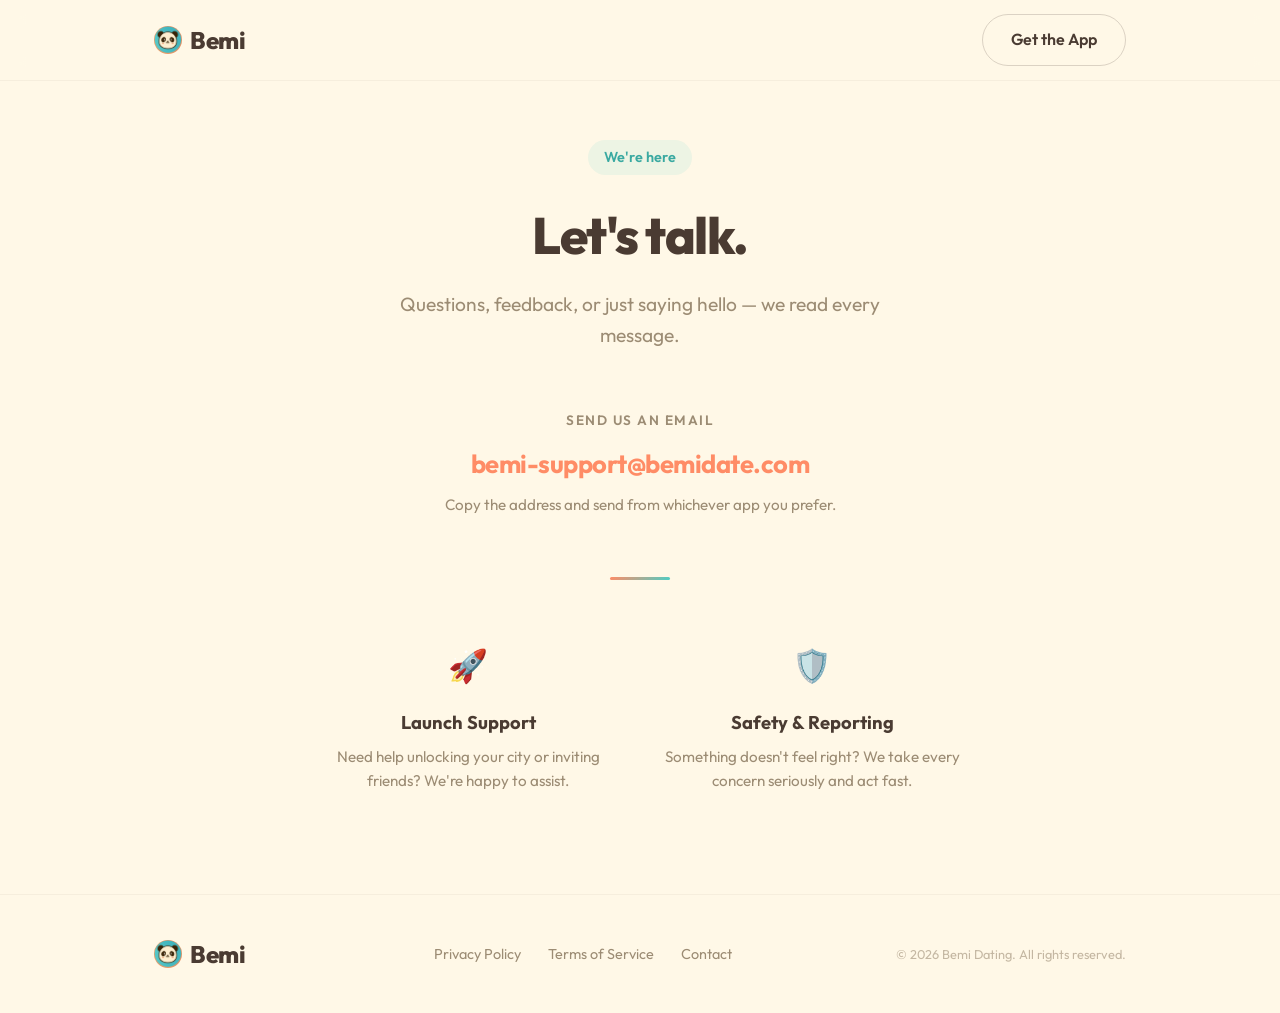
<file: contact.html>
<!DOCTYPE html>
<html lang="en">

<head>
    <meta charset="UTF-8">
    <meta name="viewport" content="width=device-width, initial-scale=1.0">
    <title>Contact — Bemi Dating</title>
    <link rel="preconnect" href="https://fonts.googleapis.com">
    <link rel="preconnect" href="https://fonts.gstatic.com" crossorigin>
    <link href="https://fonts.googleapis.com/css2?family=Outfit:wght@300;400;500;600;700;800&display=swap"
        rel="stylesheet">
    <link rel="stylesheet" href="styles.css">
</head>

<body>
    <nav class="navbar">
        <div class="container nav-content">
            <a href="index.html" class="logo">
                <img src="../assets/logo.png" alt="Bemi Logo" class="logo-image">
                Bemi
            </a>
            <a href="index.html#hero" class="btn btn-outline">Get the App</a>
        </div>
    </nav>

    <main class="contact-page">
        <div class="container">
            <div class="contact-hero fade-up">
                <span class="contact-kicker">We're here</span>
                <h1>Let's talk.</h1>
                <p class="contact-sub">Questions, feedback, or just saying hello — we read every message.</p>
            </div>

            <div class="contact-email-block fade-up delay-1">
                <span class="contact-label">Send us an email</span>
                <p class="contact-address">bemi-support@bemidate.com</p>
                <p class="contact-hint">Copy the address and send from whichever app you prefer.</p>
            </div>

            <div class="contact-divider fade-up delay-2"></div>

            <div class="contact-topics fade-up delay-2">
                <div class="contact-topic">
                    <span class="topic-icon">🚀</span>
                    <h3>Launch Support</h3>
                    <p>Need help unlocking your city or inviting friends? We're happy to assist.</p>
                </div>
                <div class="contact-topic">
                    <span class="topic-icon">🛡️</span>
                    <h3>Safety & Reporting</h3>
                    <p>Something doesn't feel right? We take every concern seriously and act fast.</p>
                </div>
            </div>
        </div>
    </main>

    <footer>
        <div class="container footer-content">
            <a href="index.html" class="logo">
                <img src="../assets/logo.png" alt="Bemi Logo" class="logo-image">
                Bemi
            </a>
            <div class="footer-links">
                <a href="privacy-policy.html">Privacy Policy</a>
                <a href="terms-of-service.html">Terms of Service</a>
                <a href="contact.html">Contact</a>
            </div>
            <p class="copyright">&copy; 2026 Bemi Dating. All rights reserved.</p>
        </div>
    </footer>

    <script src="main.js"></script>
</body>

</html>
</file>
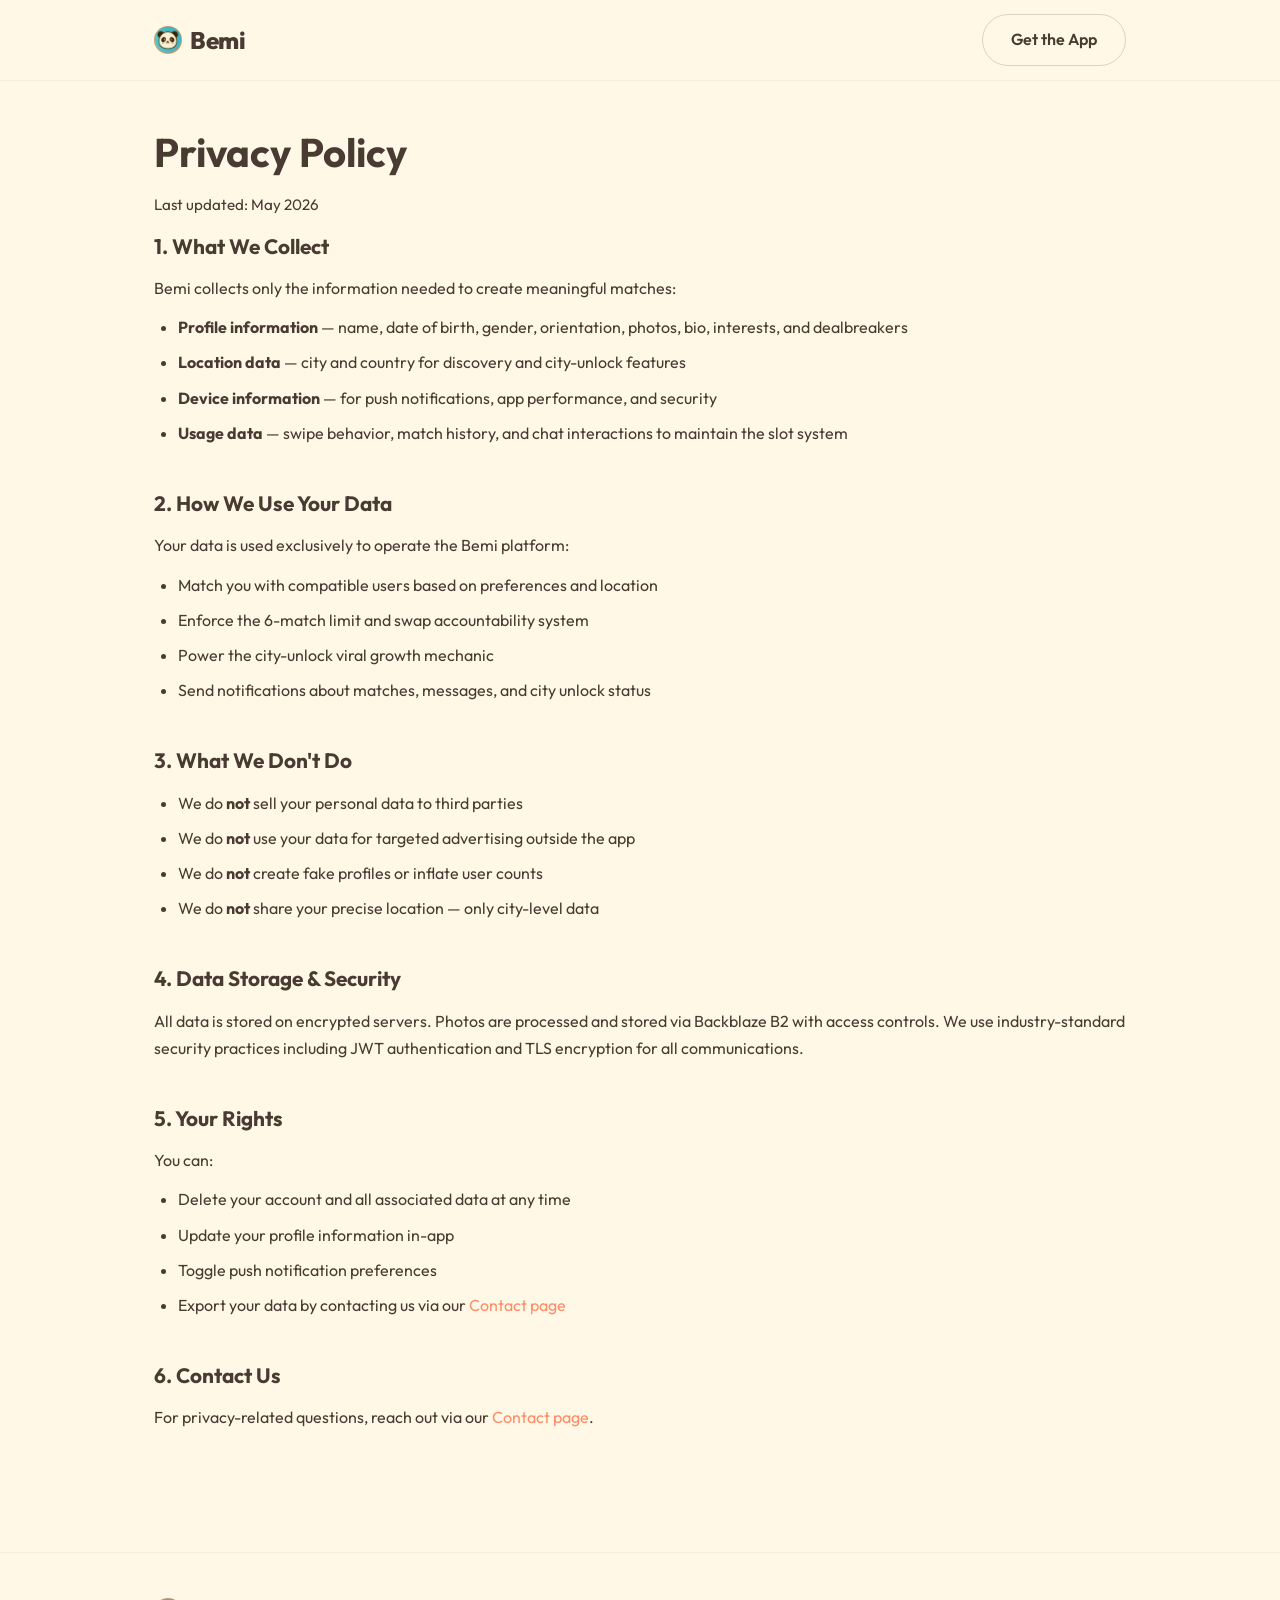
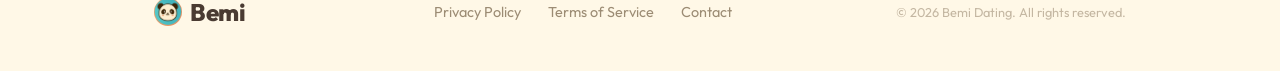
<file: privacy-policy.html>
<!DOCTYPE html>
<html lang="en">

<head>
    <meta charset="UTF-8">
    <meta name="viewport" content="width=device-width, initial-scale=1.0">
    <title>Privacy Policy — Bemi Dating</title>
    <link rel="preconnect" href="https://fonts.googleapis.com">
    <link rel="preconnect" href="https://fonts.gstatic.com" crossorigin>
    <link href="https://fonts.googleapis.com/css2?family=Outfit:wght@300;400;500;600;700;800&display=swap"
        rel="stylesheet">
    <link rel="stylesheet" href="styles.css">
</head>

<body>
    <nav class="navbar">
        <div class="container nav-content">
            <a href="index.html" class="logo">
                <img src="../assets/logo.png" alt="Bemi Logo" class="logo-image">
                Bemi
            </a>
            <a href="index.html#hero" class="btn btn-outline">Get the App</a>
        </div>
    </nav>

    <main class="legal-page">
        <div class="container">
            <h1>Privacy Policy</h1>
            <p class="legal-updated">Last updated: May 2026</p>

            <section>
                <h2>1. What We Collect</h2>
                <p>Bemi collects only the information needed to create meaningful matches:</p>
                <ul>
                    <li><strong>Profile information</strong> — name, date of birth, gender, orientation, photos, bio, interests, and dealbreakers</li>
                    <li><strong>Location data</strong> — city and country for discovery and city-unlock features</li>
                    <li><strong>Device information</strong> — for push notifications, app performance, and security</li>
                    <li><strong>Usage data</strong> — swipe behavior, match history, and chat interactions to maintain the slot system</li>
                </ul>
            </section>

            <section>
                <h2>2. How We Use Your Data</h2>
                <p>Your data is used exclusively to operate the Bemi platform:</p>
                <ul>
                    <li>Match you with compatible users based on preferences and location</li>
                    <li>Enforce the 6-match limit and swap accountability system</li>
                    <li>Power the city-unlock viral growth mechanic</li>
                    <li>Send notifications about matches, messages, and city unlock status</li>
                </ul>
            </section>

            <section>
                <h2>3. What We Don't Do</h2>
                <ul>
                    <li>We do <strong>not</strong> sell your personal data to third parties</li>
                    <li>We do <strong>not</strong> use your data for targeted advertising outside the app</li>
                    <li>We do <strong>not</strong> create fake profiles or inflate user counts</li>
                    <li>We do <strong>not</strong> share your precise location — only city-level data</li>
                </ul>
            </section>

            <section>
                <h2>4. Data Storage & Security</h2>
                <p>All data is stored on encrypted servers. Photos are processed and stored via Backblaze B2 with access controls. We use industry-standard security practices including JWT authentication and TLS encryption for all communications.</p>
            </section>

            <section>
                <h2>5. Your Rights</h2>
                <p>You can:</p>
                <ul>
                    <li>Delete your account and all associated data at any time</li>
                    <li>Update your profile information in-app</li>
                    <li>Toggle push notification preferences</li>
                    <li>Export your data by contacting us via our <a href="contact.html">Contact page</a></li>
                </ul>
            </section>

            <section>
                <h2>6. Contact Us</h2>
                <p>For privacy-related questions, reach out via our <a href="contact.html">Contact page</a>.</p>
            </section>
        </div>
    </main>

    <footer>
        <div class="container footer-content">
            <a href="index.html" class="logo">
                <img src="../assets/logo.png" alt="Bemi Logo" class="logo-image">
                Bemi
            </a>
            <div class="footer-links">
                <a href="privacy-policy.html">Privacy Policy</a>
                <a href="terms-of-service.html">Terms of Service</a>
                <a href="contact.html">Contact</a>
            </div>
            <p class="copyright">&copy; 2026 Bemi Dating. All rights reserved.</p>
        </div>
    </footer>
    <script src="main.js"></script>
</body>

</html>
</file>
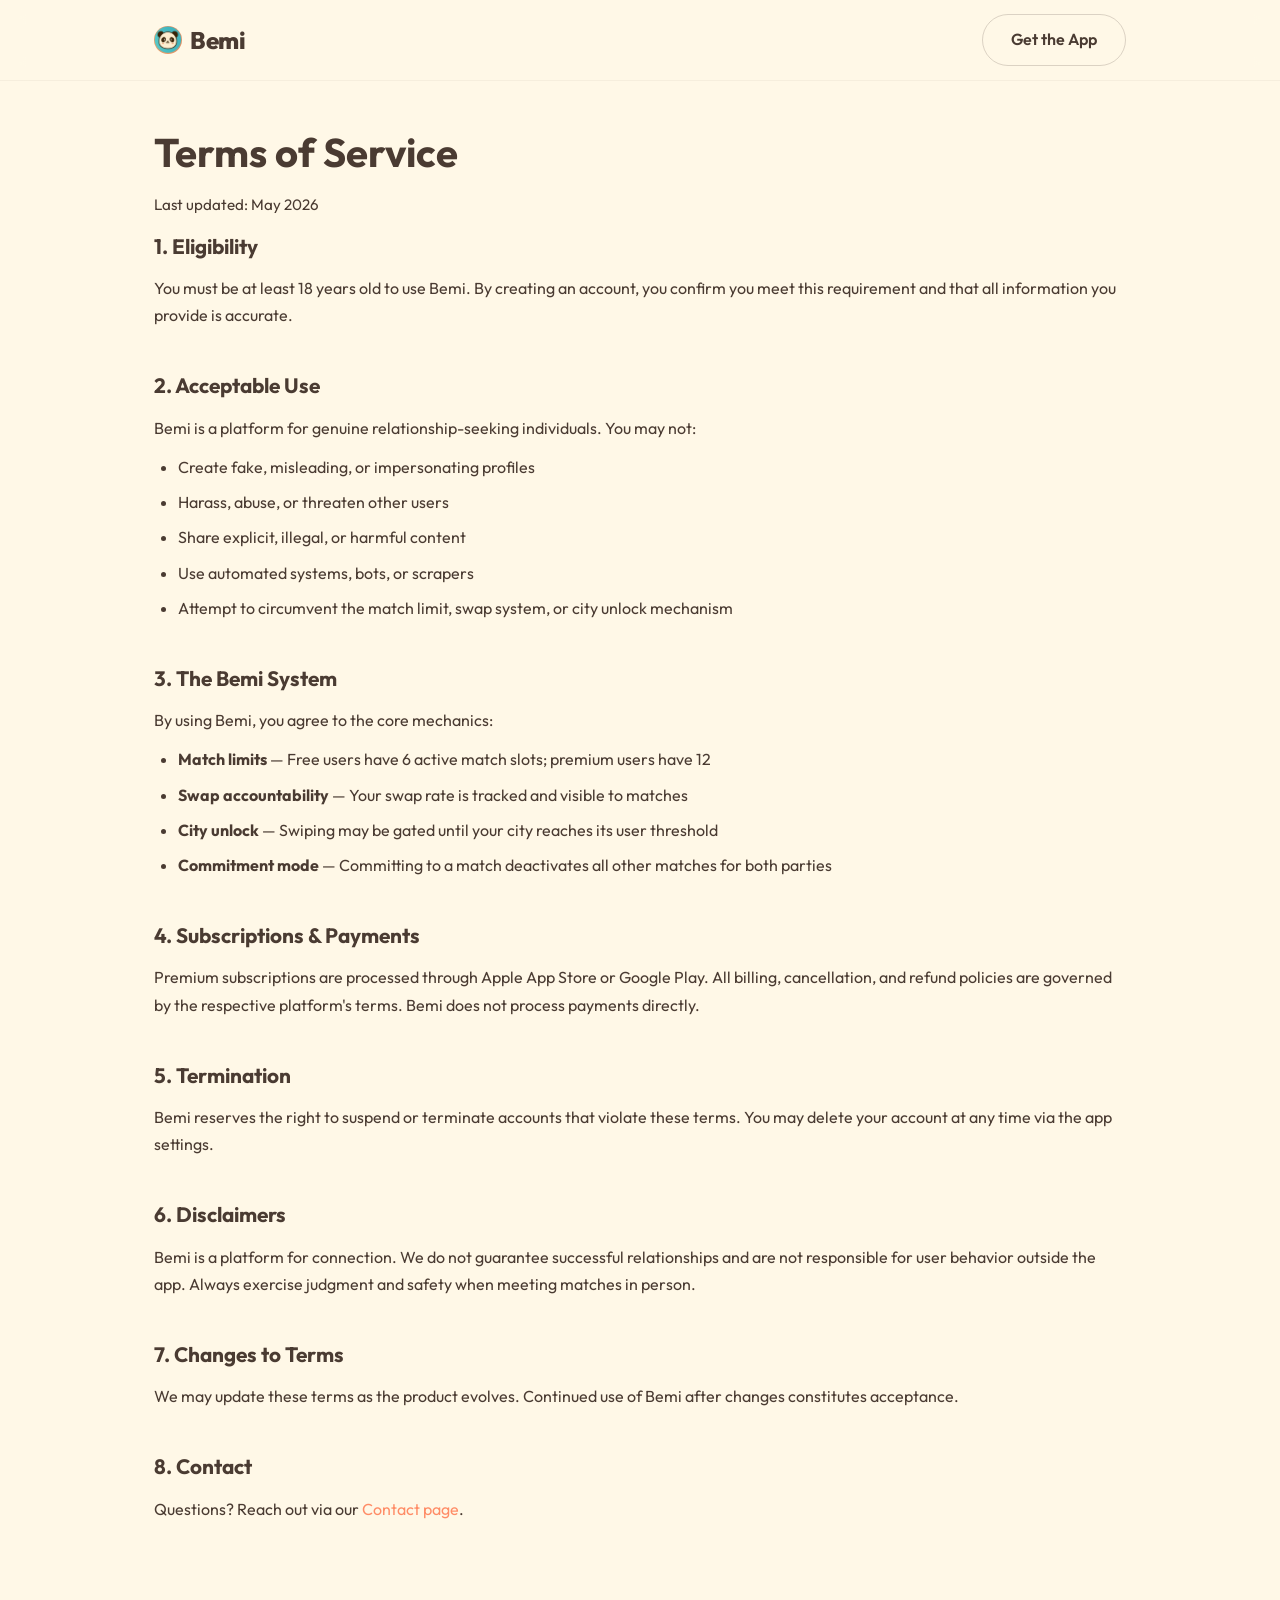
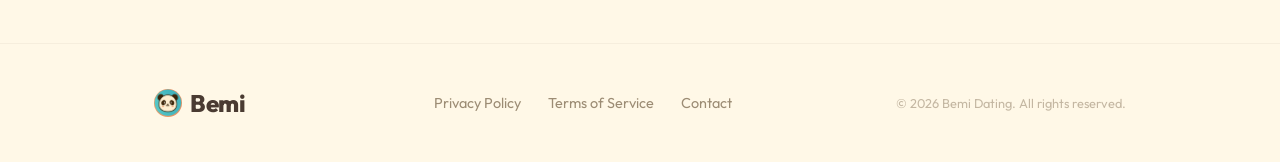
<file: terms-of-service.html>
<!DOCTYPE html>
<html lang="en">

<head>
    <meta charset="UTF-8">
    <meta name="viewport" content="width=device-width, initial-scale=1.0">
    <title>Terms of Service — Bemi Dating</title>
    <link rel="preconnect" href="https://fonts.googleapis.com">
    <link rel="preconnect" href="https://fonts.gstatic.com" crossorigin>
    <link href="https://fonts.googleapis.com/css2?family=Outfit:wght@300;400;500;600;700;800&display=swap"
        rel="stylesheet">
    <link rel="stylesheet" href="styles.css">
</head>

<body>
    <nav class="navbar">
        <div class="container nav-content">
            <a href="index.html" class="logo">
                <img src="../assets/logo.png" alt="Bemi Logo" class="logo-image">
                Bemi
            </a>
            <a href="index.html#hero" class="btn btn-outline">Get the App</a>
        </div>
    </nav>

    <main class="legal-page">
        <div class="container">
            <h1>Terms of Service</h1>
            <p class="legal-updated">Last updated: May 2026</p>

            <section>
                <h2>1. Eligibility</h2>
                <p>You must be at least 18 years old to use Bemi. By creating an account, you confirm you meet this requirement and that all information you provide is accurate.</p>
            </section>

            <section>
                <h2>2. Acceptable Use</h2>
                <p>Bemi is a platform for genuine relationship-seeking individuals. You may not:</p>
                <ul>
                    <li>Create fake, misleading, or impersonating profiles</li>
                    <li>Harass, abuse, or threaten other users</li>
                    <li>Share explicit, illegal, or harmful content</li>
                    <li>Use automated systems, bots, or scrapers</li>
                    <li>Attempt to circumvent the match limit, swap system, or city unlock mechanism</li>
                </ul>
            </section>

            <section>
                <h2>3. The Bemi System</h2>
                <p>By using Bemi, you agree to the core mechanics:</p>
                <ul>
                    <li><strong>Match limits</strong> — Free users have 6 active match slots; premium users have 12</li>
                    <li><strong>Swap accountability</strong> — Your swap rate is tracked and visible to matches</li>
                    <li><strong>City unlock</strong> — Swiping may be gated until your city reaches its user threshold</li>
                    <li><strong>Commitment mode</strong> — Committing to a match deactivates all other matches for both parties</li>
                </ul>
            </section>

            <section>
                <h2>4. Subscriptions & Payments</h2>
                <p>Premium subscriptions are processed through Apple App Store or Google Play. All billing, cancellation, and refund policies are governed by the respective platform's terms. Bemi does not process payments directly.</p>
            </section>

            <section>
                <h2>5. Termination</h2>
                <p>Bemi reserves the right to suspend or terminate accounts that violate these terms. You may delete your account at any time via the app settings.</p>
            </section>

            <section>
                <h2>6. Disclaimers</h2>
                <p>Bemi is a platform for connection. We do not guarantee successful relationships and are not responsible for user behavior outside the app. Always exercise judgment and safety when meeting matches in person.</p>
            </section>

            <section>
                <h2>7. Changes to Terms</h2>
                <p>We may update these terms as the product evolves. Continued use of Bemi after changes constitutes acceptance.</p>
            </section>

            <section>
                <h2>8. Contact</h2>
                <p>Questions? Reach out via our <a href="contact.html">Contact page</a>.</p>
            </section>
        </div>
    </main>

    <footer>
        <div class="container footer-content">
            <a href="index.html" class="logo">
                <img src="../assets/logo.png" alt="Bemi Logo" class="logo-image">
                Bemi
            </a>
            <div class="footer-links">
                <a href="privacy-policy.html">Privacy Policy</a>
                <a href="terms-of-service.html">Terms of Service</a>
                <a href="contact.html">Contact</a>
            </div>
            <p class="copyright">&copy; 2026 Bemi Dating. All rights reserved.</p>
        </div>
    </footer>
    <script src="main.js"></script>
</body>

</html>
</file>
<file: styles.css>
:root {
    --primary: #FF8C66;
    /* Coral Orange */
    --primary-hover: #ff7647;
    --secondary: #4ECDC4;
    /* Turqoise */
    --bg-main: #FFF8E7;
    /* Cream Beige */
    --bg-card: #FFFFFF;
    --text-main: #4A3B32;
    /* Coffee Brown */
    --text-muted: #9C8C74;
    /* Light Brown */
    --font-family: 'Outfit', sans-serif;
    --glass-bg: rgba(255, 248, 231, 0.7);
    --glass-border: rgba(255, 255, 255, 0.5);
    --shadow: 0 20px 40px rgba(74, 59, 50, 0.08);
}

* {
    margin: 0;
    padding: 0;
    box-sizing: border-box;
}

body {
    font-family: var(--font-family);
    background-color: var(--bg-main);
    color: var(--text-main);
    line-height: 1.6;
    overflow-x: hidden;
}

.container {
    max-width: 1100px;
    margin: 0 auto;
    padding: 0 5%;
}

/* Background Gradients */
.blob-bg {
    position: fixed;
    top: 0;
    left: 0;
    width: 100vw;
    height: 100vh;
    z-index: -1;
    background: radial-gradient(circle at 15% 50%, rgba(255, 140, 102, 0.08), transparent 25%),
        radial-gradient(circle at 85% 30%, rgba(78, 205, 196, 0.08), transparent 25%);
}

/* Nav */
.navbar {
    position: fixed;
    top: 0;
    width: 100%;
    z-index: 100;
    backdrop-filter: blur(12px);
    -webkit-backdrop-filter: blur(12px);
    background: var(--glass-bg);
    border-bottom: 1px solid rgba(74, 59, 50, 0.05);
}

.nav-content {
    display: flex;
    justify-content: space-between;
    align-items: center;
    height: 80px;
}

.logo,
.logo:visited {
    font-size: 1.5rem;
    font-weight: 800;
    display: flex;
    align-items: center;
    gap: 8px;
    color: var(--text-dark);
    letter-spacing: -0.5px;
    text-decoration: none;
}

.logo-mark {
    width: 24px;
    height: 24px;
    border-radius: 50%;
    background: linear-gradient(135deg, var(--primary), var(--secondary));
}

/* Buttons */
.btn {
    padding: 12px 28px;
    border-radius: 100px;
    font-weight: 600;
    font-family: inherit;
    font-size: 1rem;
    cursor: pointer;
    transition: all 0.3s cubic-bezier(0.25, 0.8, 0.25, 1);
    text-decoration: none;
}

.btn-primary {
    background: var(--primary);
    color: #fff;
    border: none;
    box-shadow: 0 4px 15px rgba(255, 140, 102, 0.3);
}

.btn-primary:hover {
    background: var(--primary-hover);
    transform: translateY(-2px);
    box-shadow: 0 8px 25px rgba(255, 140, 102, 0.4);
}

.btn-outline {
    background: transparent;
    color: var(--text-main);
    border: 1px solid rgba(74, 59, 50, 0.2);
}

.btn-outline:hover {
    border-color: var(--primary);
    color: var(--primary);
}

.logo-image {
    width: 28px;
    height: 28px;
    border-radius: 50%;
    object-fit: cover;
}

/* Hero */
.hero {
    padding: 150px 0 100px;
}

.hero-container {
    display: flex;
    align-items: center;
    gap: 100px;
    justify-content: space-between;
}

.hero-text {
    flex: 1;
    max-width: 550px;
}

.hero-badge {
    display: inline-block;
    padding: 6px 16px;
    background: rgba(78, 205, 196, 0.1);
    color: #3AA9A1;
    border-radius: 100px;
    font-weight: 600;
    font-size: 0.9rem;
    margin-bottom: 24px;
}

.hero h1 {
    font-size: 3.8rem;
    font-weight: 800;
    line-height: 1.1;
    margin-bottom: 24px;
    letter-spacing: -1.5px;
}

.highlight {
    color: var(--primary);
}

.hero-sub {
    font-size: 1.25rem;
    color: var(--text-muted);
    font-weight: 400;
    margin-bottom: 30px;
}

/* Store Badges */
.store-badges {
    display: flex;
    gap: 16px;
    margin-bottom: 20px;
}

.store-badge img {
    height: 48px;
    width: auto;
    transition: transform 0.2s ease;
}

.store-badge:hover img {
    transform: translateY(-2px);
}

.store-badge.coming-soon {
    cursor: default;
    pointer-events: none;
    opacity: 0.6;
    filter: grayscale(0.3);
}

.coming-soon-label {
    font-size: 0.8rem;
    font-weight: 600;
    color: var(--primary);
    text-transform: uppercase;
    letter-spacing: 0.15em;
    margin-top: 8px;
}

/* Hero Note */
.hero-note {
    font-size: 0.9rem;
    color: var(--text-muted);
    margin-top: 14px;
}

/* Centered Store Badges */
.center-badges {
    justify-content: center;
}

/* Notify Form */
.notify-form {
    margin-top: 8px;
}

.notify-label {
    font-size: 0.95rem;
    color: var(--text-main);
    margin-bottom: 10px;
    font-weight: 500;
}

.notify-row {
    display: flex;
    gap: 10px;
    max-width: 420px;
}

.notify-row input {
    flex: 1;
    padding: 14px 20px;
    border: 2px solid rgba(74, 59, 50, 0.1);
    border-radius: 14px;
    font-family: 'Outfit', sans-serif;
    font-size: 1rem;
    background: rgba(255, 255, 255, 0.7);
    outline: none;
    transition: border-color 0.2s;
}

.notify-row input:focus {
    border-color: var(--primary);
}

.notify-row button {
    padding: 14px 24px;
    background: var(--primary);
    color: #fff;
    font-family: 'Outfit', sans-serif;
    font-weight: 700;
    font-size: 0.95rem;
    border: none;
    border-radius: 14px;
    cursor: pointer;
    white-space: nowrap;
    transition: background 0.2s, transform 0.2s;
}

.notify-row button:hover {
    background: #E8734A;
    transform: translateY(-1px);
}

.notify-row button.success {
    background: #24C18F;
}

.notify-disclaimer {
    font-size: 0.82rem;
    color: var(--text-muted);
    margin-top: 10px;
}

/* Hero Visual (Phone Mockup) */
.hero-visual {
    flex: 1;
    position: relative;
    display: flex;
    justify-content: center;
}

.glow-orb {
    position: absolute;
    width: 300px;
    height: 300px;
    background: radial-gradient(circle, var(--primary) 0%, rgba(255, 140, 102, 0) 70%);
    opacity: 0.15;
    z-index: 0;
    filter: blur(40px);
}

.phone-mockup {
    position: relative;
    z-index: 1;
    width: 360px;
    height: 720px;
    background: #111;
    border-radius: 44px;
    padding: 14px;
    box-shadow: 0 30px 60px rgba(0, 0, 0, 0.15), inset 0 0 0 2px #444;
    border: 4px solid #fff;
}

.phone-screen {
    background: var(--bg-main);
    width: 100%;
    height: 100%;
    border-radius: 30px;
    position: relative;
    overflow: hidden;
}

.phone-screen.app-bg {
    background: linear-gradient(180deg, #FF9A62 0%, #FFB585 45%, #FFE1C5 100%);
}

.phone-screenshot {
    position: absolute;
    inset: 0;
    width: 100%;
    height: 100%;
    object-fit: cover;
    z-index: 1;
}

.notch {
    position: absolute;
    top: 0;
    left: 50%;
    transform: translateX(-50%);
    width: 120px;
    height: 25px;
    background: #111;
    border-bottom-left-radius: 16px;
    border-bottom-right-radius: 16px;
    z-index: 2;
}

/* Mock UI Internals */

.app-ui {
    padding: 42px 22px 24px;
    height: 100%;
    display: flex;
    flex-direction: column;
    gap: 18px;
}

.app-header {
    display: flex;
    align-items: center;
    justify-content: space-between;
}

.app-logo-group {
    display: flex;
    align-items: center;
    gap: 10px;
    color: #FFEEDB;
}

.app-panda-logo {
    width: 38px;
    height: 38px;
    border-radius: 12px;
    background: rgba(255, 255, 255, 0.9);
    padding: 6px;
    box-shadow: 0 8px 16px rgba(0, 0, 0, 0.15);
}

.app-title {
    font-weight: 700;
    font-size: 1rem;
    letter-spacing: 0.05em;
    color: #FFEEDB;
}

.app-toggle {
    width: 64px;
    height: 30px;
    border-radius: 999px;
    background: rgba(255, 255, 255, 0.35);
    padding: 4px;
    box-shadow: inset 0 3px 6px rgba(0, 0, 0, 0.12);
}

.toggle-inner {
    width: 22px;
    height: 22px;
    border-radius: 50%;
    background: #FFEEDB;
    box-shadow: 0 5px 12px rgba(0, 0, 0, 0.15);
}

.profile-card {
    background: #FDF1E0;
    border-radius: 34px;
    padding: 20px;
    box-shadow: 0 40px 60px rgba(0, 0, 0, 0.18);
    display: flex;
    flex-direction: column;
    gap: 16px;
}

.profile-pill {
    align-self: flex-start;
    font-size: 0.7rem;
    text-transform: uppercase;
    letter-spacing: 0.2em;
    color: var(--primary);
    background: rgba(255, 140, 102, 0.15);
    border-radius: 999px;
    padding: 5px 14px;
}

.profile-image {
    width: 100%;
    height: 220px;
    border-radius: 24px;
    background-image: url('assets/listing-1.png');
    background-size: cover;
    background-position: center;
    border: 6px solid rgba(255, 255, 255, 0.7);
    box-shadow: inset 0 0 0 1px rgba(0, 0, 0, 0.05);
}

.profile-image::after {
    content: "";
    position: absolute;
    inset: 0;
    background: linear-gradient(180deg, rgba(0, 0, 0, 0) 30%, rgba(0, 0, 0, 0.4) 100%);
}

.profile-info h2 {
    font-size: 1.3rem;
    margin-bottom: 4px;
}

.profile-info .age {
    color: var(--text-muted);
    font-weight: 500;
}

.job-title {
    color: #CaaE8B;
    font-size: 0.9rem;
    margin-bottom: 8px;
}

.bio {
    font-size: 0.94rem;
    color: #745b47;
    line-height: 1.5;
    margin-bottom: 14px;
}

.tags {
    display: flex;
    gap: 8px;
    flex-wrap: wrap;
}

.tag {
    background: #FFEAD3;
    color: #7A604C;
    font-size: 0.78rem;
    padding: 6px 10px;
    border-radius: 999px;
}

.profile-metrics {
    display: flex;
    justify-content: space-between;
    background: #FBE4C6;
    border-radius: 18px;
    padding: 10px 16px;
}

.metric {
    text-align: left;
}

.metric-label {
    display: block;
    font-size: 0.65rem;
    text-transform: uppercase;
    letter-spacing: 0.18em;
    color: var(--text-muted);
}

.metric-value {
    font-size: 1rem;
    font-weight: 700;
    color: var(--text-main);
}

.metric-good {
    color: var(--secondary);
}

.action-buttons {
    display: flex;
    justify-content: space-between;
    align-items: center;
    margin-top: 10px;
}

.action-btn {
    width: 58px;
    height: 58px;
    border-radius: 50%;
    display: flex;
    align-items: center;
    justify-content: center;
    font-size: 1.4rem;
    box-shadow: 0 20px 30px rgba(0, 0, 0, 0.18);
}

.action-btn.large {
    width: 74px;
    height: 74px;
    font-size: 1.9rem;
}

.action-pass {
    background: #FAF4EC;
    color: #FF8B8B;
}

.action-like {
    background: #FFECE1;
    color: #FF7B55;
}

.action-gray {
    background: #F3EBE0;
    color: #C0B1A6;
}

.bottom-nav {
    margin-top: auto;
    display: flex;
    justify-content: space-between;
    padding: 12px 24px 4px;
    border-radius: 30px;
    background: #FDF1E0;
    box-shadow: 0 18px 30px rgba(0, 0, 0, 0.18);
}

.nav-icon {
    font-size: 1.1rem;
    color: #D0BCA7;
}

.nav-icon.active {
    color: #FF8B55;
}

/* Agitation Bridge */
.agitation {
    padding: 100px 0 60px;
}

.agitation-lead {
    font-size: 1.1rem;
    font-weight: 600;
    color: var(--text-muted);
    margin-bottom: 12px;
    letter-spacing: 0.5px;
    text-transform: uppercase;
}

.agitation-headline {
    font-size: 3rem;
    font-weight: 800;
    line-height: 1.15;
    margin-bottom: 24px;
    letter-spacing: -1px;
}

.agitation-body {
    font-size: 1.25rem;
    color: var(--text-muted);
    max-width: 700px;
    margin: 0 auto;
    line-height: 1.6;
}

/* Feature Rail */
.features {
    padding: 70px 0 110px;
}

.section-title {
    text-align: center;
    margin-bottom: 52px;
}

.section-kicker {
    font-size: 0.88rem;
    text-transform: uppercase;
    letter-spacing: 0.14em;
    font-weight: 700;
    color: var(--text-muted);
    margin-bottom: 14px;
}

.section-title h2 {
    font-size: 2.5rem;
    font-weight: 700;
    letter-spacing: -0.7px;
    max-width: 760px;
    margin: 0 auto 14px;
}

.section-intro {
    max-width: 650px;
    margin: 0 auto;
    color: var(--text-muted);
    font-size: 1.15rem;
}

.feature-rail {
    background: rgba(255, 255, 255, 0.56);
    border: 1px solid rgba(255, 255, 255, 0.8);
    border-radius: 32px;
    padding: 56px clamp(20px, 5vw, 56px);
    box-shadow: 0 24px 50px rgba(74, 59, 50, 0.08);
}

.features-list {
    display: flex;
    flex-direction: column;
}

.feature-item {
    display: grid;
    grid-template-columns: 82px 1fr;
    gap: 24px;
    padding: 36px 0;
    border-top: 1px solid rgba(74, 59, 50, 0.09);
}

.feature-item:first-child {
    border-top: none;
    padding-top: 0;
}

.feature-item:last-child {
    padding-bottom: 0;
}

.feature-meta {
    display: flex;
    flex-direction: column;
    align-items: center;
    gap: 12px;
}

.feature-step {
    font-size: 0.78rem;
    letter-spacing: 0.12em;
    font-weight: 700;
    color: var(--text-muted);
}

.feature-icon {
    width: 50px;
    height: 50px;
    border-radius: 14px;
    display: flex;
    align-items: center;
    justify-content: center;
    font-size: 1.45rem;
    background: rgba(255, 140, 102, 0.14);
}

.feature-content {
    max-width: 700px;
}

.feature-head {
    display: flex;
    align-items: center;
    gap: 12px;
    flex-wrap: wrap;
}

.feature-content h3 {
    font-size: 1.55rem;
    margin: 0;
    font-weight: 700;
    letter-spacing: -0.3px;
}

.feature-pill {
    display: inline-flex;
    align-items: center;
    border-radius: 999px;
    padding: 4px 12px;
    font-size: 0.8rem;
    font-weight: 700;
    color: #3AA9A1;
    background: rgba(78, 205, 196, 0.16);
}

.feature-content p {
    margin-top: 12px;
    color: var(--text-muted);
    font-size: 1.08rem;
    line-height: 1.65;
}

.feature-content p strong {
    color: var(--text-main);
    font-weight: 600;
}

.inline-cta {
    margin: 14px 0;
    padding: 22px 24px;
    border-radius: 20px;
    background: rgba(255, 140, 102, 0.08);
    border: 1px solid rgba(255, 140, 102, 0.16);
    display: flex;
    align-items: center;
    justify-content: space-between;
    gap: 18px;
}

.inline-cta p {
    margin: 0;
    font-size: 1.05rem;
    font-weight: 600;
    color: var(--text-main);
}

.feature-item-spotlight {
    margin-top: 8px;
    padding: 30px 24px;
    border-top: none;
    border-radius: 22px;
    border: 1px solid rgba(255, 140, 102, 0.22);
    background: linear-gradient(135deg, rgba(255, 140, 102, 0.08), rgba(78, 205, 196, 0.08));
}

.feature-item-spotlight .feature-icon {
    background: rgba(255, 255, 255, 0.72);
}

/* CTA */
.cta-section {
    padding: 120px 0;
    background: linear-gradient(135deg, rgba(255, 140, 102, 0.05), rgba(78, 205, 196, 0.05));
    border-top: 1px solid rgba(74, 59, 50, 0.05);
}

.text-center {
    text-align: center;
}

.cta-section h2 {
    font-size: 3rem;
    margin-bottom: 16px;
    letter-spacing: -1px;
}

.cta-section p {
    font-size: 1.2rem;
    color: var(--text-muted);
    margin-bottom: 40px;
}

/* Footer */
footer {
    padding: 40px 0;
    border-top: 1px solid rgba(74, 59, 50, 0.05);
}

.footer-content {
    display: flex;
    justify-content: space-between;
    align-items: center;
}

.footer-links a {
    color: var(--text-muted);
    text-decoration: none;
    margin-left: 24px;
    font-size: 0.9rem;
    transition: 0.2s;
}

.footer-links a:hover {
    color: var(--primary);
}

.copyright {
    color: rgba(156, 140, 116, 0.6);
    font-size: 0.8rem;
}

/* Legal Pages */
.legal-page {
    padding: 120px 0 80px;
    min-height: 60vh;
}

.legal-page h1 {
    font-size: 2.5rem;
    margin-bottom: 8px;
    color: var(--text-dark);
}

.legal-updated {
    color: var(--text-muted);
    font-size: 0.95rem;
    margin-bottom: 48px;
}

.legal-page section {
    margin-bottom: 40px;
}

.legal-page h2 {
    font-size: 1.3rem;
    color: var(--text-dark);
    margin-bottom: 12px;
}

.legal-page p,
.legal-page ul {
    color: var(--text-light);
    line-height: 1.7;
    margin-bottom: 12px;
}

.legal-page ul {
    padding-left: 24px;
}

.legal-page li {
    margin-bottom: 8px;
}

.legal-page a {
    color: var(--primary);
    text-decoration: none;
}

.legal-page a:hover {
    text-decoration: underline;
}

/* Contact Page */
.contact-page {
    padding: 140px 0 100px;
    min-height: 60vh;
    text-align: center;
}

.contact-hero {
    margin-bottom: 60px;
}

.contact-kicker {
    display: inline-block;
    padding: 6px 16px;
    background: rgba(78, 205, 196, 0.1);
    color: #3AA9A1;
    border-radius: 100px;
    font-weight: 600;
    font-size: 0.9rem;
    margin-bottom: 20px;
}

.contact-page h1 {
    font-size: 3.2rem;
    font-weight: 800;
    margin-bottom: 12px;
    color: var(--text-dark);
    letter-spacing: -1.5px;
}

.contact-sub {
    font-size: 1.2rem;
    color: var(--text-muted);
    max-width: 480px;
    margin: 0 auto;
}

/* Email Block */
.contact-email-block {
    margin: 0 auto 60px;
    max-width: 560px;
}

.contact-label {
    display: block;
    font-size: 0.85rem;
    font-weight: 600;
    text-transform: uppercase;
    letter-spacing: 1.5px;
    color: var(--text-muted);
    margin-bottom: 12px;
}

.contact-address {
    font-size: 1.6rem;
    font-weight: 700;
    color: var(--primary);
    letter-spacing: -0.5px;
    margin-bottom: 8px;
    word-break: break-all;
}

.contact-hint {
    font-size: 0.95rem;
    color: var(--text-muted);
}

/* Divider */
.contact-divider {
    width: 60px;
    height: 3px;
    background: linear-gradient(135deg, var(--primary), var(--secondary));
    border-radius: 3px;
    margin: 0 auto 60px;
}

/* Topics */
.contact-topics {
    display: grid;
    grid-template-columns: repeat(2, 1fr);
    gap: 48px;
    max-width: 640px;
    margin: 0 auto;
    text-align: center;
}

.contact-topic .topic-icon {
    font-size: 2rem;
    margin-bottom: 16px;
    display: block;
}

.contact-topic h3 {
    font-size: 1.15rem;
    color: var(--text-dark);
    margin-bottom: 8px;
}

.contact-topic p {
    font-size: 0.95rem;
    color: var(--text-muted);
    line-height: 1.6;
}

/* Animations */
.fade-up {
    opacity: 0;
    transform: translateY(30px);
    transition: opacity 0.8s ease-out, transform 0.8s cubic-bezier(0.25, 1, 0.5, 1);
}

.fade-up.visible {
    opacity: 1;
    transform: translateY(0);
}

.delay-1 {
    transition-delay: 0.1s;
}

.delay-2 {
    transition-delay: 0.2s;
}

.delay-3 {
    transition-delay: 0.3s;
}

/* Responsive */
@media (max-width: 768px) {
    .hero h1 {
        font-size: 2.5rem;
    }

    .hero {
        padding: 140px 0 60px;
    }

    .hero-container {
        flex-direction: column;
        gap: 48px;
        text-align: center;
    }

    .hero-text {
        order: 0;
        max-width: 100%;
    }

    .hero-visual {
        order: 1;
    }

    .store-badges {
        justify-content: center;
    }

    .notify-row {
        flex-direction: column;
        max-width: 100%;
    }

    .notify-row button {
        width: 100%;
    }

    .phone-mockup {
        width: clamp(280px, 80vw, 340px);
        height: auto;
        aspect-ratio: 1 / 2;
        padding: 10px;
        border-radius: 36px;
    }

    .agitation {
        padding: 60px 0 40px;
    }

    .agitation-headline {
        font-size: 2.2rem;
    }

    .agitation-body {
        font-size: 1.1rem;
    }

    .section-title h2 {
        font-size: 2rem;
    }

    .section-intro {
        font-size: 1rem;
    }

    .feature-rail {
        border-radius: 24px;
        padding: 36px 20px;
    }

    .feature-item {
        grid-template-columns: 1fr;
        gap: 14px;
        padding: 36px 0;
    }

    .feature-meta {
        flex-direction: row;
        align-items: center;
        justify-content: flex-start;
    }

    .feature-step {
        font-size: 0.75rem;
    }

    .feature-icon {
        width: 44px;
        height: 44px;
        font-size: 1.3rem;
    }

    .feature-content h3 {
        font-size: 1.35rem;
    }

    .feature-content p {
        font-size: 1.05rem;
    }

    .inline-cta {
        flex-direction: column;
        align-items: flex-start;
        margin: 8px 0;
    }

    .feature-item-spotlight {
        padding: 24px 18px;
        border-radius: 18px;
    }

    .footer-content {
        flex-direction: column;
        gap: 20px;
    }

    .legal-page {
        padding: 100px 0 60px;
    }

    .legal-page h1 {
        font-size: 2rem;
    }

    .legal-page h2 {
        font-size: 1.15rem;
    }

    .contact-page {
        padding: 120px 0 60px;
    }

    .contact-page h1 {
        font-size: 2.4rem;
    }

    .contact-address {
        font-size: 1.3rem;
    }

    .contact-topics {
        grid-template-columns: 1fr;
        gap: 36px;
    }
}
</file>
